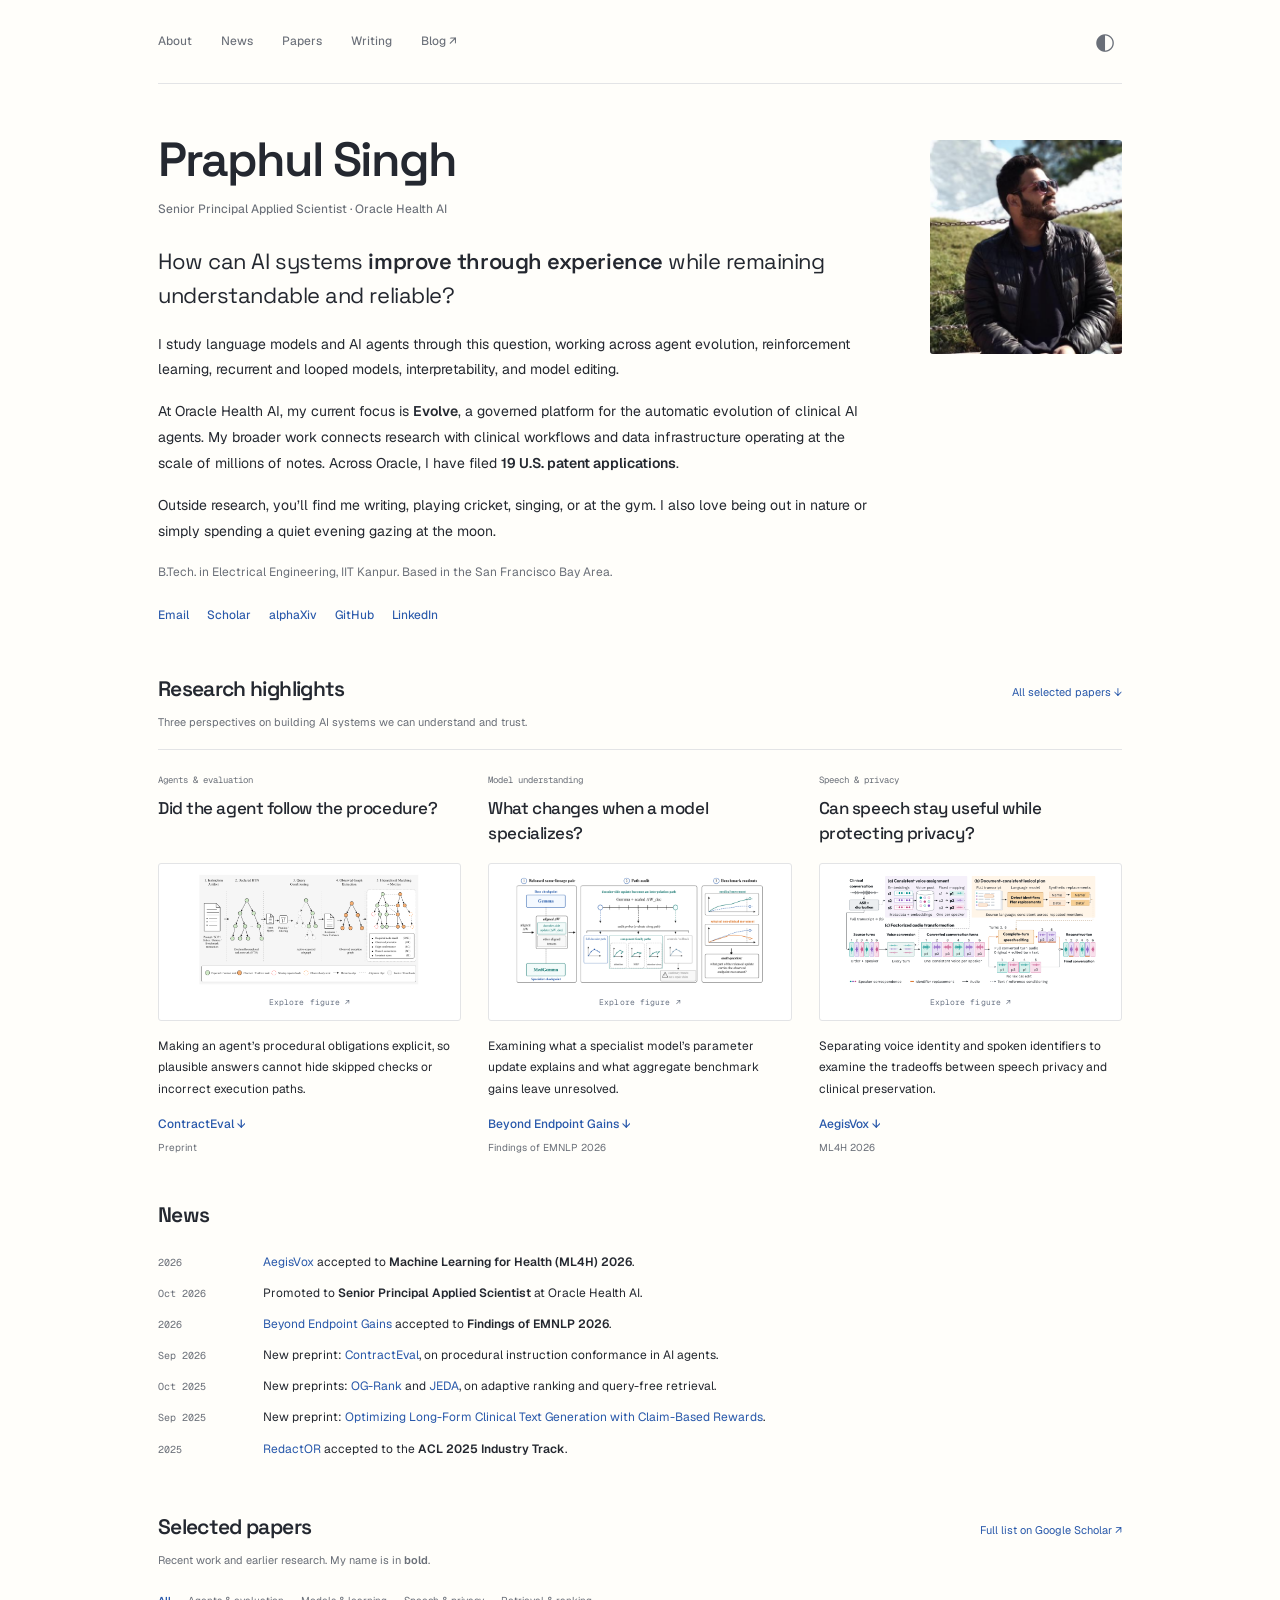
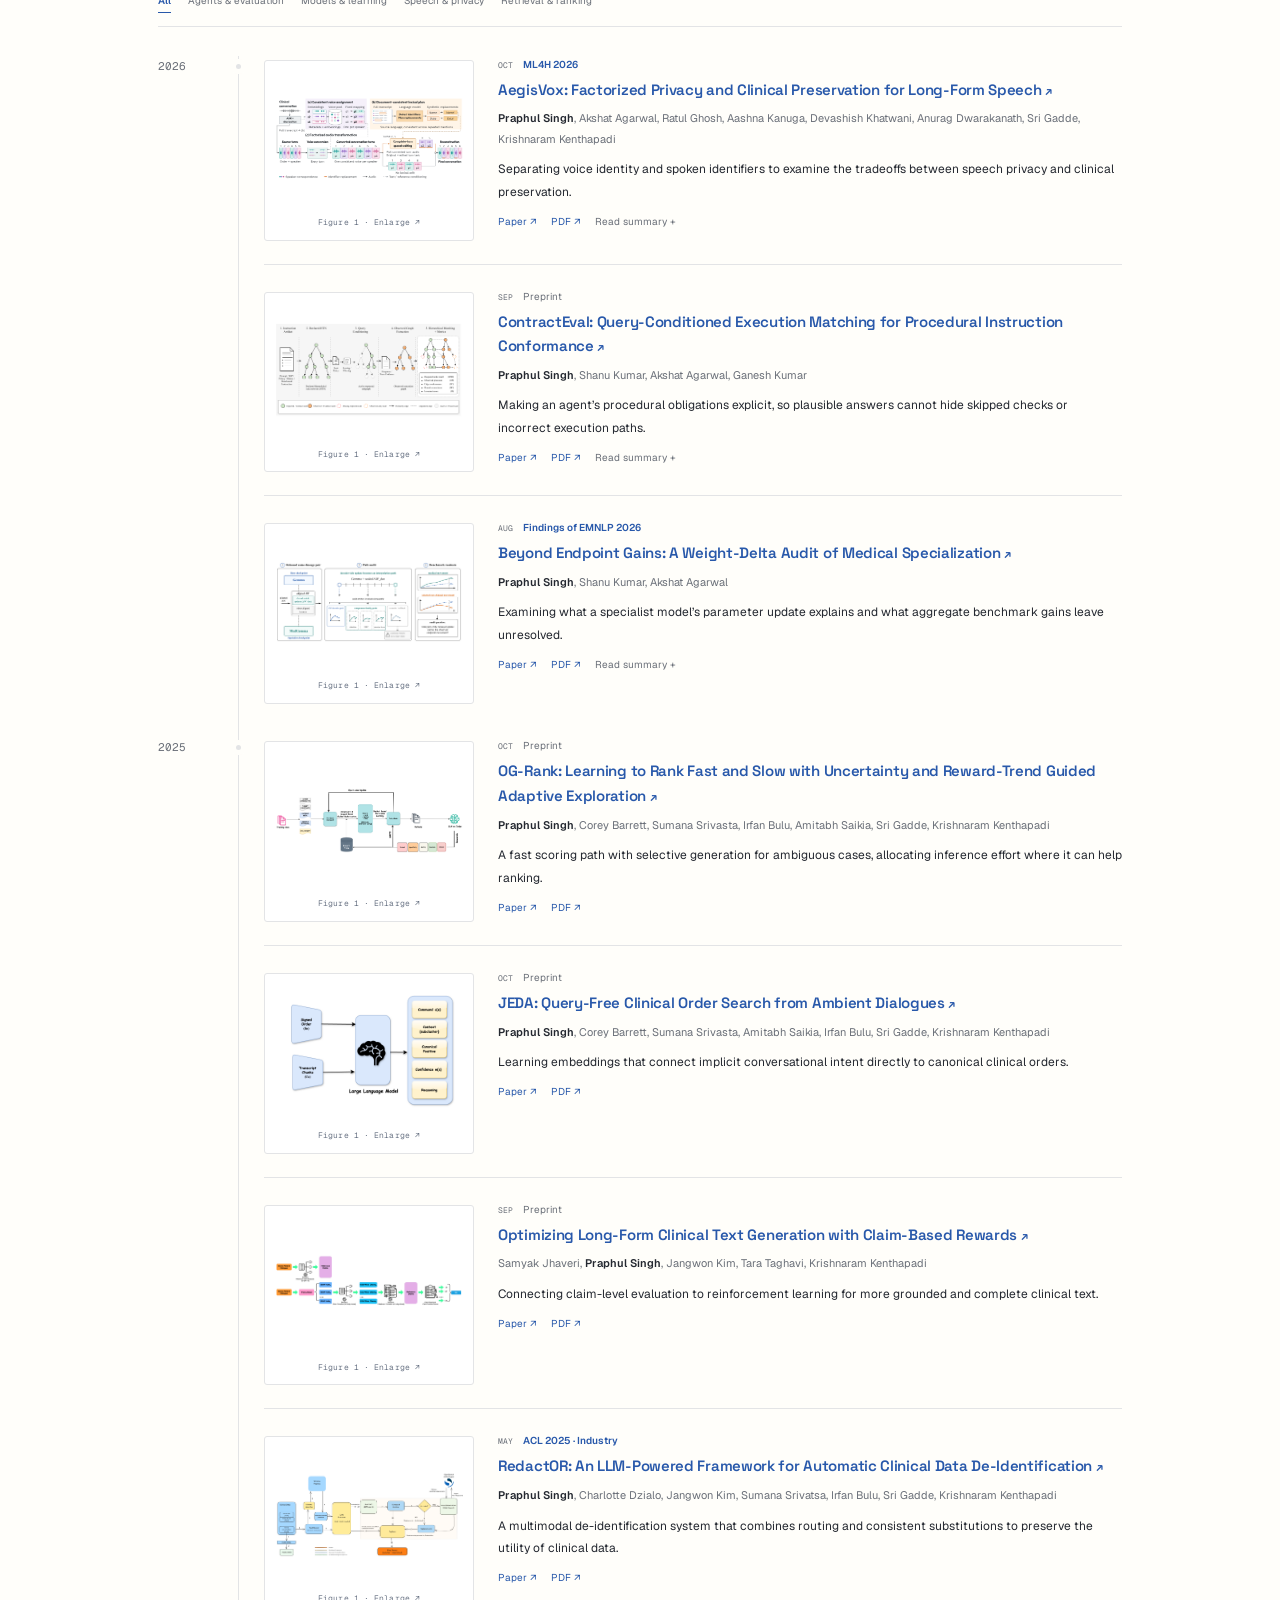
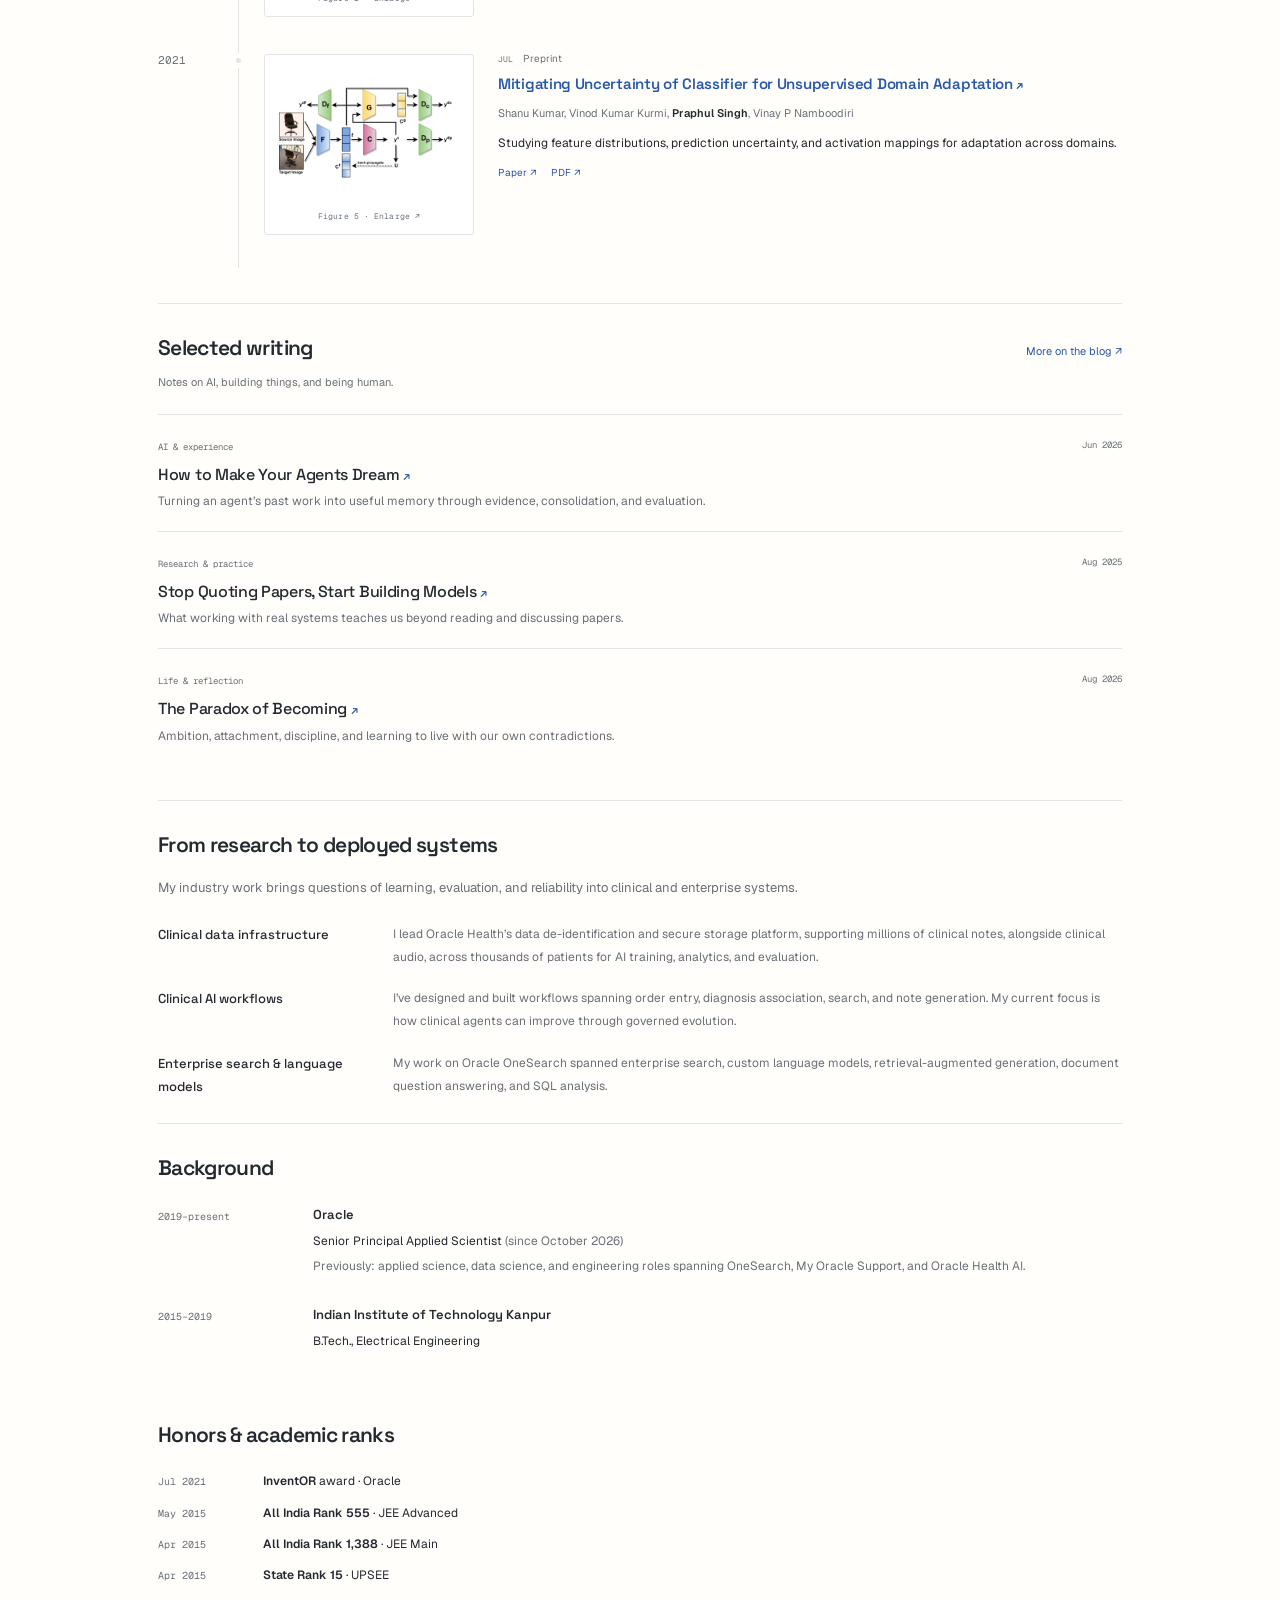
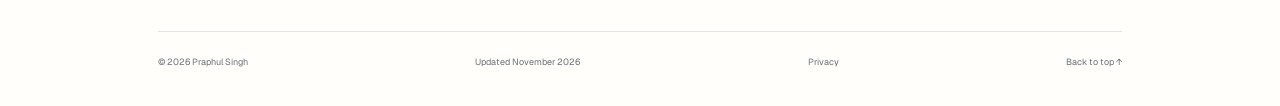
<file: index.html>
<!doctype html>
<html lang="en">
<head>
<meta charset="utf-8"><meta name="viewport" content="width=device-width,initial-scale=1"><meta name="color-scheme" content="light dark">
<title>Praphul Singh | Research</title>
<meta name="description" content="Praphul Singh, Senior Principal Applied Scientist at Oracle Health AI. Research on language models, agent evolution, interpretability, retrieval, and speech.">
<meta property="og:title" content="Praphul Singh | Research"><meta property="og:description" content="Language models, agent evolution, interpretability, and applied machine learning."><meta property="og:type" content="website"><meta property="og:url" content="https://spraphul.github.io/"><meta property="og:image" content="https://spraphul.github.io/assets/portrait.jpg">
<link rel="canonical" href="https://spraphul.github.io/"><link rel="icon" href="assets/favicon.svg" type="image/svg+xml"><link rel="stylesheet" href="assets/fonts.css?v=3"><link rel="stylesheet" href="assets/style.css?v=4"><script src="assets/analytics.js?v=1" defer></script><script src="assets/site.js" defer></script>
</head>
<body>
<a class="skip-link" href="#main">Skip to content</a>
<div class="site-shell">
<header class="topbar"><nav aria-label="Main navigation"><a href="#about">About</a><a href="#news">News</a><a href="#publications">Papers</a><a href="#writing">Writing</a><a href="https://spraphul.github.io/blog/">Blog ↗</a></nav><button class="theme-toggle" aria-label="Switch to dark theme" title="Change color theme">◐</button></header>
<main id="main">
<section class="intro" id="about" aria-labelledby="name">
<div class="intro-text">
<h1 id="name">Praphul Singh</h1>
<p class="role">Senior Principal Applied Scientist · Oracle Health AI</p>
<p class="research-lead">How can AI systems <strong>improve through experience</strong> while remaining understandable and reliable?</p>
<p>I study language models and AI agents through this question, working across agent evolution, reinforcement learning, recurrent and looped models, interpretability, and model editing.</p>
<p>At Oracle Health AI, my current focus is <strong>Evolve</strong>, a governed platform for the automatic evolution of clinical AI agents. My broader work connects research with clinical workflows and data infrastructure operating at the scale of millions of notes. Across Oracle, I have filed <strong>19 U.S. patent applications</strong>.</p>
<p class="personal-note">Outside research, you’ll find me writing, playing cricket, singing, or at the gym. I also love being out in nature or simply spending a quiet evening gazing at the moon.</p>
<p class="education-note">B.Tech. in Electrical Engineering, IIT Kanpur. Based in the San Francisco Bay Area.</p>
<div class="social-links" aria-label="Professional links"><a href="mailto:praphulsingh1996@gmail.com">Email</a><a href="https://scholar.google.com/citations?user=vKy_UioAAAAJ">Scholar</a><a href="https://www.alphaxiv.org/@praphul-singh">alphaXiv</a><a href="https://github.com/spraphul">GitHub</a><a href="https://www.linkedin.com/in/spraphul555/">LinkedIn</a></div>
</div>
<figure class="portrait-wrap"><img class="portrait" src="assets/portrait.jpg" alt="Praphul Singh" width="192" height="192"><figcaption>Praphul Singh</figcaption></figure>
</section>
<section class="section highlights" id="highlights" aria-labelledby="highlights-title">
<div class="title-row"><h2 id="highlights-title">Research highlights</h2><a class="quiet-link" href="#publications">All selected papers ↓</a></div>
<p class="section-note">Three perspectives on building AI systems we can understand and trust.</p>
<div class="highlight-grid"><article class="highlight">
      <p class="highlight-topic">Agents &amp; evaluation</p>
      <h3>Did the agent follow the procedure?</h3>
      <button class="figure-trigger" type="button" aria-label="Enlarge highlight figure for ContractEval" data-figure="assets/figures/2609.09458.png" data-alt="Query-conditioned procedural conformance pipeline" data-title="ContractEval: Query-Conditioned Execution Matching for Procedural Instruction Conformance" data-paper="https://arxiv.org/abs/2609.09458"><img src="assets/figures/2609.09458.png" alt="Query-conditioned procedural conformance pipeline" width="1664" height="836" loading="lazy"><span>Explore figure ↗</span></button>
      <p class="highlight-summary">Making an agent’s procedural obligations explicit, so plausible answers cannot hide skipped checks or incorrect execution paths.</p>
      <a class="highlight-link" href="#paper-2609-09458">ContractEval ↓</a><p class="highlight-venue">Preprint</p>
    </article><article class="highlight">
      <p class="highlight-topic">Model understanding</p>
      <h3>What changes when a model specializes?</h3>
      <button class="figure-trigger" type="button" aria-label="Enlarge highlight figure for Beyond Endpoint Gains" data-figure="assets/figures/2608.20768.png" data-alt="Paired model checkpoint and weight-delta audit" data-title="Beyond Endpoint Gains: A Weight-Delta Audit of Medical Specialization" data-paper="https://aclanthology.org/2026.findings-emnlp.1200/"><img src="assets/figures/2608.20768.png" alt="Paired model checkpoint and weight-delta audit" width="1560" height="692" loading="lazy"><span>Explore figure ↗</span></button>
      <p class="highlight-summary">Examining what a specialist model’s parameter update explains and what aggregate benchmark gains leave unresolved.</p>
      <a class="highlight-link" href="#paper-2608-20768">Beyond Endpoint Gains ↓</a><p class="highlight-venue">Findings of EMNLP 2026</p>
    </article><article class="highlight">
      <p class="highlight-topic">Speech &amp; privacy</p>
      <h3>Can speech stay useful while protecting privacy?</h3>
      <button class="figure-trigger" type="button" aria-label="Enlarge highlight figure for AegisVox" data-figure="assets/figures/2610.14643.png" data-alt="Factorized speech privacy architecture" data-title="AegisVox: Factorized Privacy and Clinical Preservation for Long-Form Speech" data-paper="https://arxiv.org/abs/2610.14643"><img src="assets/figures/2610.14643.png" alt="Factorized speech privacy architecture" width="1888" height="836" loading="lazy"><span>Explore figure ↗</span></button>
      <p class="highlight-summary">Separating voice identity and spoken identifiers to examine the tradeoffs between speech privacy and clinical preservation.</p>
      <a class="highlight-link" href="#paper-2610-14643">AegisVox ↓</a><p class="highlight-venue">ML4H 2026</p>
    </article></div>
</section>
<section class="news section" id="news" aria-labelledby="news-title">
<h2 id="news-title">News</h2>
<ul class="news-list">
<li><time datetime="2026">2026</time><span><a href="https://arxiv.org/abs/2610.14643">AegisVox</a> accepted to <strong>Machine Learning for Health (ML4H) 2026</strong>.</span></li>
<li><time datetime="2026-10">Oct 2026</time><span>Promoted to <strong>Senior Principal Applied Scientist</strong> at Oracle Health AI.</span></li>
<li><time datetime="2026">2026</time><span><a href="https://aclanthology.org/2026.findings-emnlp.1200/">Beyond Endpoint Gains</a> accepted to <strong>Findings of EMNLP 2026</strong>.</span></li>
<li><time datetime="2026-09-08">Sep 2026</time><span>New preprint: <a href="https://arxiv.org/abs/2609.09458">ContractEval</a>, on procedural instruction conformance in AI agents.</span></li>
<li><time datetime="2025-10">Oct 2025</time><span>New preprints: <a href="https://arxiv.org/abs/2510.17614">OG-Rank</a> and <a href="https://arxiv.org/abs/2510.14169">JEDA</a>, on adaptive ranking and query-free retrieval.</span></li>
<li><time datetime="2025-09-26">Sep 2025</time><span>New preprint: <a href="https://arxiv.org/abs/2510.02338">Optimizing Long-Form Clinical Text Generation with Claim-Based Rewards</a>.</span></li>
<li><time datetime="2025">2025</time><span><a href="https://arxiv.org/abs/2505.18380">RedactOR</a> accepted to the <strong>ACL 2025 Industry Track</strong>.</span></li>
</ul>
</section>
<section class="section" id="publications" aria-labelledby="publications-title">
<div class="title-row"><h2 id="publications-title">Selected papers</h2><a class="quiet-link" href="https://scholar.google.com/citations?user=vKy_UioAAAAJ">Full list on Google Scholar ↗</a></div>
<p class="section-note">Recent work and earlier research. My name is in <strong>bold</strong>.</p>
<div class="filters" role="group" aria-label="Filter publications by topic" hidden><button data-filter="all" aria-pressed="true">All</button><button data-filter="agents" aria-pressed="false">Agents & evaluation</button><button data-filter="models" aria-pressed="false">Models & learning</button><button data-filter="privacy" aria-pressed="false">Speech & privacy</button><button data-filter="retrieval" aria-pressed="false">Retrieval & ranking</button></div><p class="filter-status sr-only" role="status" aria-live="polite"></p>
<div class="publication-timeline"><div class="year-group"><h3 class="year">2026</h3><div class="year-papers"><article id="paper-2610-14643" class="paper" data-topics="privacy">
      <button class="figure-trigger" type="button" aria-label="Enlarge figure for AegisVox" data-figure="assets/figures/2610.14643.png" data-alt="Factorized speech privacy architecture" data-title="AegisVox: Factorized Privacy and Clinical Preservation for Long-Form Speech" data-paper="https://arxiv.org/abs/2610.14643"><img src="assets/figures/2610.14643.png" alt="Factorized speech privacy architecture" width="1888" height="836" loading="lazy"><span>Figure 1 · Enlarge ↗</span></button>
      <div class="paper-content">
      <div class="paper-meta"><time datetime="2026-10-10">OCT</time><span>Speech &amp; privacy</span><span class="paper-status published">ML4H 2026</span></div>
      <h4><a href="https://arxiv.org/abs/2610.14643">AegisVox: Factorized Privacy and Clinical Preservation for Long-Form Speech <span aria-hidden="true">↗</span></a></h4>
      <p class="authors"><strong>Praphul Singh</strong>, Akshat Agarwal, Ratul Ghosh, Aashna Kanuga, Devashish Khatwani, Anurag Dwarakanath, Sri Gadde, Krishnaram Kenthapadi</p><p class="paper-summary">Separating voice identity and spoken identifiers to examine the tradeoffs between speech privacy and clinical preservation.</p>
      <div class="paper-links"><a href="https://arxiv.org/abs/2610.14643">Paper ↗</a><a href="https://arxiv.org/pdf/2610.14643">PDF ↗</a><details><summary>Read summary</summary><p>A factorized framework uses consistent surrogate voices and identifier replacements. Matched renderer comparisons examine replacement realization, speaker linkage, and clinical preservation separately, showing why stronger performance on one measure need not improve the others.</p></details></div></div>
    </article><article id="paper-2609-09458" class="paper" data-topics="agents">
      <button class="figure-trigger" type="button" aria-label="Enlarge figure for ContractEval" data-figure="assets/figures/2609.09458.png" data-alt="Query-conditioned procedural conformance pipeline" data-title="ContractEval: Query-Conditioned Execution Matching for Procedural Instruction Conformance" data-paper="https://arxiv.org/abs/2609.09458"><img src="assets/figures/2609.09458.png" alt="Query-conditioned procedural conformance pipeline" width="1664" height="836" loading="lazy"><span>Figure 1 · Enlarge ↗</span></button>
      <div class="paper-content">
      <div class="paper-meta"><time datetime="2026-09-08">SEP</time><span>Agents &amp; evaluation</span><span class="paper-status">Preprint</span></div>
      <h4><a href="https://arxiv.org/abs/2609.09458">ContractEval: Query-Conditioned Execution Matching for Procedural Instruction Conformance <span aria-hidden="true">↗</span></a></h4>
      <p class="authors"><strong>Praphul Singh</strong>, Shanu Kumar, Akshat Agarwal, Ganesh Kumar</p><p class="paper-summary">Making an agent’s procedural obligations explicit, so plausible answers cannot hide skipped checks or incorrect execution paths.</p>
      <div class="paper-links"><a href="https://arxiv.org/abs/2609.09458">Paper ↗</a><a href="https://arxiv.org/pdf/2609.09458">PDF ↗</a><details><summary>Read summary</summary><p>Query-active obligations are matched against responses and execution traces to localize omissions, branch errors, ordering failures, and contract violations. Procedural conformance is treated as a distinct diagnostic target rather than assumed from final-answer quality.</p></details></div></div>
    </article><article id="paper-2608-20768" class="paper" data-topics="models">
      <button class="figure-trigger" type="button" aria-label="Enlarge figure for Beyond Endpoint Gains" data-figure="assets/figures/2608.20768.png" data-alt="Paired model checkpoint and weight-delta audit" data-title="Beyond Endpoint Gains: A Weight-Delta Audit of Medical Specialization" data-paper="https://aclanthology.org/2026.findings-emnlp.1200/"><img src="assets/figures/2608.20768.png" alt="Paired model checkpoint and weight-delta audit" width="1560" height="692" loading="lazy"><span>Figure 1 · Enlarge ↗</span></button>
      <div class="paper-content">
      <div class="paper-meta"><time datetime="2026-08-21">AUG</time><span>Model understanding</span><span class="paper-status published">Findings of EMNLP 2026</span></div>
      <h4><a href="https://aclanthology.org/2026.findings-emnlp.1200/">Beyond Endpoint Gains: A Weight-Delta Audit of Medical Specialization <span aria-hidden="true">↗</span></a></h4>
      <p class="authors"><strong>Praphul Singh</strong>, Shanu Kumar, Akshat Agarwal</p><p class="paper-summary">Examining what a specialist model’s parameter update explains and what aggregate benchmark gains leave unresolved.</p>
      <div class="paper-links"><a href="https://aclanthology.org/2026.findings-emnlp.1200/">Paper ↗</a><a href="https://arxiv.org/pdf/2608.20768">PDF ↗</a><details><summary>Read summary</summary><p>Paired generalist-to-specialist checkpoint audits distinguish reconstructing benchmark movement from explaining it. Component-family interventions and matched controls test whether gains can be attributed to a particular part of the released weight update.</p></details></div></div>
    </article></div></div><div class="year-group"><h3 class="year">2025</h3><div class="year-papers"><article id="paper-2510-17614" class="paper" data-topics="retrieval models">
      <button class="figure-trigger" type="button" aria-label="Enlarge figure for OG-Rank" data-figure="assets/figures/2510.17614.png" data-alt="Uncertainty and reward-trend guided training curriculum" data-title="OG-Rank: Learning to Rank Fast and Slow with Uncertainty and Reward-Trend Guided Adaptive Exploration" data-paper="https://arxiv.org/abs/2510.17614"><img src="assets/figures/2510.17614.png" alt="Uncertainty and reward-trend guided training curriculum" width="1828" height="640" loading="lazy"><span>Figure 1 · Enlarge ↗</span></button>
      <div class="paper-content">
      <div class="paper-meta"><time datetime="2025-10-20">OCT</time><span>Adaptive inference</span><span class="paper-status">Preprint</span></div>
      <h4><a href="https://arxiv.org/abs/2510.17614">OG-Rank: Learning to Rank Fast and Slow with Uncertainty and Reward-Trend Guided Adaptive Exploration <span aria-hidden="true">↗</span></a></h4>
      <p class="authors"><strong>Praphul Singh</strong>, Corey Barrett, Sumana Srivasta, Irfan Bulu, Amitabh Saikia, Sri Gadde, Krishnaram Kenthapadi</p><p class="paper-summary">A fast scoring path with selective generation for ambiguous cases, allocating inference effort where it can help ranking.</p>
      <div class="paper-links"><a href="https://arxiv.org/abs/2510.17614">Paper ↗</a><a href="https://arxiv.org/pdf/2510.17614">PDF ↗</a></div></div>
    </article><article id="paper-2510-14169" class="paper" data-topics="retrieval">
      <button class="figure-trigger" type="button" aria-label="Enlarge figure for JEDA" data-figure="assets/figures/2510.14169.png" data-alt="Training record construction for clinical order retrieval" data-title="JEDA: Query-Free Clinical Order Search from Ambient Dialogues" data-paper="https://arxiv.org/abs/2510.14169"><img src="assets/figures/2510.14169.png" alt="Training record construction for clinical order retrieval" width="936" height="600" loading="lazy"><span>Figure 1 · Enlarge ↗</span></button>
      <div class="paper-content">
      <div class="paper-meta"><time datetime="2025-10-16">OCT</time><span>Representation learning</span><span class="paper-status">Preprint</span></div>
      <h4><a href="https://arxiv.org/abs/2510.14169">JEDA: Query-Free Clinical Order Search from Ambient Dialogues <span aria-hidden="true">↗</span></a></h4>
      <p class="authors"><strong>Praphul Singh</strong>, Corey Barrett, Sumana Srivasta, Amitabh Saikia, Irfan Bulu, Sri Gadde, Krishnaram Kenthapadi</p><p class="paper-summary">Learning embeddings that connect implicit conversational intent directly to canonical clinical orders.</p>
      <div class="paper-links"><a href="https://arxiv.org/abs/2510.14169">Paper ↗</a><a href="https://arxiv.org/pdf/2510.14169">PDF ↗</a></div></div>
    </article><article id="paper-2510-02338" class="paper" data-topics="models agents">
      <button class="figure-trigger" type="button" aria-label="Enlarge figure for Claim-based rewards" data-figure="assets/figures/2510.02338.png" data-alt="Claim extraction and reinforcement learning pipeline" data-title="Optimizing Long-Form Clinical Text Generation with Claim-Based Rewards" data-paper="https://arxiv.org/abs/2510.02338"><img src="assets/figures/2510.02338.png" alt="Claim extraction and reinforcement learning pipeline" width="1612" height="512" loading="lazy"><span>Figure 1 · Enlarge ↗</span></button>
      <div class="paper-content">
      <div class="paper-meta"><time datetime="2025-09-26">SEP</time><span>Reinforcement learning</span><span class="paper-status">Preprint</span></div>
      <h4><a href="https://arxiv.org/abs/2510.02338">Optimizing Long-Form Clinical Text Generation with Claim-Based Rewards <span aria-hidden="true">↗</span></a></h4>
      <p class="authors">Samyak Jhaveri, <strong>Praphul Singh</strong>, Jangwon Kim, Tara Taghavi, Krishnaram Kenthapadi</p><p class="paper-summary">Connecting claim-level evaluation to reinforcement learning for more grounded and complete clinical text.</p>
      <div class="paper-links"><a href="https://arxiv.org/abs/2510.02338">Paper ↗</a><a href="https://arxiv.org/pdf/2510.02338">PDF ↗</a></div></div>
    </article><article id="paper-2505-18380" class="paper" data-topics="privacy">
      <button class="figure-trigger" type="button" aria-label="Enlarge figure for RedactOR" data-figure="assets/figures/2505.18380.png" data-alt="RedactOR multimodal de-identification architecture" data-title="RedactOR: An LLM-Powered Framework for Automatic Clinical Data De-Identification" data-paper="https://arxiv.org/abs/2505.18380"><img src="assets/figures/2505.18380.png" alt="RedactOR multimodal de-identification architecture" width="1620" height="748" loading="lazy"><span>Figure 1 · Enlarge ↗</span></button>
      <div class="paper-content">
      <div class="paper-meta"><time datetime="2025-05-23">MAY</time><span>Privacy &amp; systems</span><span class="paper-status published">ACL 2025 · Industry</span></div>
      <h4><a href="https://arxiv.org/abs/2505.18380">RedactOR: An LLM-Powered Framework for Automatic Clinical Data De-Identification <span aria-hidden="true">↗</span></a></h4>
      <p class="authors"><strong>Praphul Singh</strong>, Charlotte Dzialo, Jangwon Kim, Sumana Srivatsa, Irfan Bulu, Sri Gadde, Krishnaram Kenthapadi</p><p class="paper-summary">A multimodal de-identification system that combines routing and consistent substitutions to preserve the utility of clinical data.</p>
      <div class="paper-links"><a href="https://arxiv.org/abs/2505.18380">Paper ↗</a><a href="https://arxiv.org/pdf/2505.18380">PDF ↗</a></div></div>
    </article></div></div><div class="year-group"><h3 class="year">2021</h3><div class="year-papers"><article id="paper-2107-00727" class="paper" data-topics="models">
      <button class="figure-trigger" type="button" aria-label="Enlarge figure for Domain adaptation" data-figure="assets/figures/2107.00727.png" data-alt="Triple Distribution Matching architecture for domain adaptation" data-title="Mitigating Uncertainty of Classifier for Unsupervised Domain Adaptation" data-paper="https://arxiv.org/abs/2107.00727"><img src="assets/figures/2107.00727.png" alt="Triple Distribution Matching architecture for domain adaptation" width="964" height="508" loading="lazy"><span>Figure 5 · Enlarge ↗</span></button>
      <div class="paper-content">
      <div class="paper-meta"><time datetime="2021-07-01">JUL</time><span>Domain adaptation</span><span class="paper-status">Preprint</span></div>
      <h4><a href="https://arxiv.org/abs/2107.00727">Mitigating Uncertainty of Classifier for Unsupervised Domain Adaptation <span aria-hidden="true">↗</span></a></h4>
      <p class="authors">Shanu Kumar, Vinod Kumar Kurmi, <strong>Praphul Singh</strong>, Vinay P Namboodiri</p><p class="paper-summary">Studying feature distributions, prediction uncertainty, and activation mappings for adaptation across domains.</p>
      <div class="paper-links"><a href="https://arxiv.org/abs/2107.00727">Paper ↗</a><a href="https://arxiv.org/pdf/2107.00727">PDF ↗</a></div></div>
    </article></div></div></div>
</section>
<section class="section writing" id="writing" aria-labelledby="writing-title">
<div class="title-row"><h2 id="writing-title">Selected writing</h2><a class="quiet-link" href="https://spraphul.github.io/blog/">More on the blog ↗</a></div>
<p class="section-note">Notes on AI, building things, and being human.</p>
<div class="writing-list">
<a class="writing-item" href="https://spraphul.github.io/blog/how-to-make-your-agents-dream"><div><span class="writing-topic">AI &amp; experience</span><h3>How to Make Your Agents Dream <span aria-hidden="true">↗</span></h3><p>Turning an agent’s past work into useful memory through evidence, consolidation, and evaluation.</p></div><time datetime="2026-06-05">Jun 2026</time></a>
<a class="writing-item" href="https://spraphul.github.io/blog/stop-quoting-papers-start-building-models"><div><span class="writing-topic">Research &amp; practice</span><h3>Stop Quoting Papers, Start Building Models <span aria-hidden="true">↗</span></h3><p>What working with real systems teaches us beyond reading and discussing papers.</p></div><time datetime="2025-08-01">Aug 2025</time></a>
<a class="writing-item" href="https://spraphul.github.io/blog/the-paradox-of-becoming"><div><span class="writing-topic">Life &amp; reflection</span><h3>The Paradox of Becoming <span aria-hidden="true">↗</span></h3><p>Ambition, attachment, discipline, and learning to live with our own contradictions.</p></div><time datetime="2026-08-15">Aug 2026</time></a>
</div>
</section>
<section class="section industry" id="industry" aria-labelledby="industry-title">
<h2 id="industry-title">From research to deployed systems</h2>
<p class="industry-intro">My industry work brings questions of learning, evaluation, and reliability into clinical and enterprise systems.</p>
<div class="impact-list">
<div class="impact-item"><h3>Clinical data infrastructure</h3><p>I lead Oracle Health’s data de-identification and secure storage platform, supporting millions of clinical notes, alongside clinical audio, across thousands of patients for AI training, analytics, and evaluation.</p></div>
<div class="impact-item"><h3>Clinical AI workflows</h3><p>I’ve designed and built workflows spanning order entry, diagnosis association, search, and note generation. My current focus is how clinical agents can improve through governed evolution.</p></div>
<div class="impact-item"><h3>Enterprise search &amp; language models</h3><p>My work on Oracle OneSearch spanned enterprise search, custom language models, retrieval-augmented generation, document question answering, and SQL analysis.</p></div>
</div>
</section>
<section class="section background" id="background" aria-labelledby="background-title"><h2 id="background-title">Background</h2><div class="background-row"><p class="background-date">2019–present</p><div><h3>Oracle</h3><p>Senior Principal Applied Scientist <span class="muted">(since October 2026)</span></p><p class="muted">Previously: applied science, data science, and engineering roles spanning OneSearch, My Oracle Support, and Oracle Health AI.</p></div></div><div class="background-row"><p class="background-date">2015–2019</p><div><h3>Indian Institute of Technology Kanpur</h3><p>B.Tech., Electrical Engineering</p></div></div></section>
<section class="section honors" id="honors" aria-labelledby="honors-title">
<h2 id="honors-title">Honors &amp; academic ranks</h2>
<ul class="news-list">
<li><time datetime="2021-07">Jul 2021</time><span><strong>InventOR</strong> award · Oracle</span></li>
<li><time datetime="2015-05">May 2015</time><span><strong>All India Rank 555</strong> · JEE Advanced</span></li>
<li><time datetime="2015-04">Apr 2015</time><span><strong>All India Rank 1,388</strong> · JEE Main</span></li>
<li><time datetime="2015-04">Apr 2015</time><span><strong>State Rank 15</strong> · UPSEE</span></li>
</ul>
</section>
<footer><span>© <span id="copyright-year">2026</span> Praphul Singh</span><span>Updated November 2026</span><a href="privacy.html">Privacy</a><a href="#about">Back to top ↑</a></footer>
</main>
</div>
<dialog id="figure-dialog" aria-labelledby="figure-title"><button class="figure-close" type="button" aria-label="Close enlarged figure">Close ×</button><h2 id="figure-title"></h2><img class="enlarged-figure" alt=""><a class="figure-paper-link" href="#">Read the paper ↗</a></dialog>
</body></html>
</file>
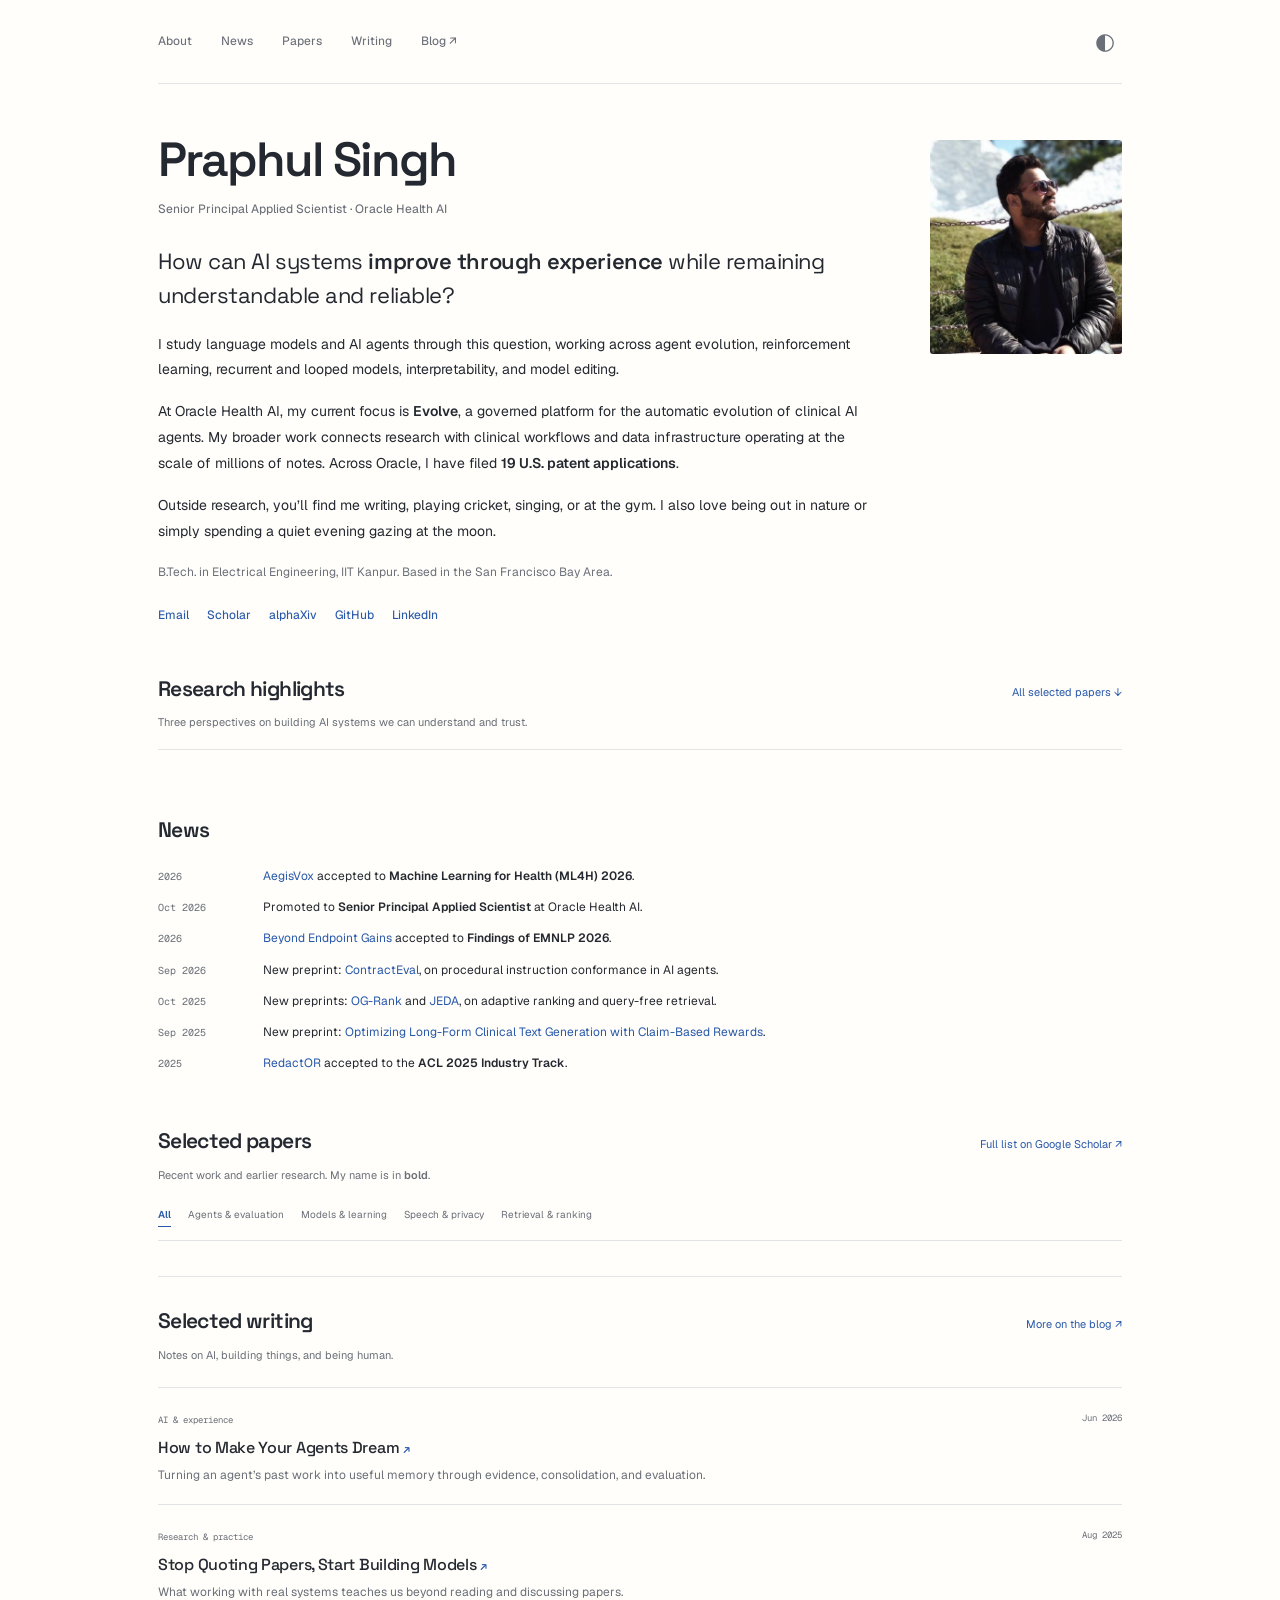
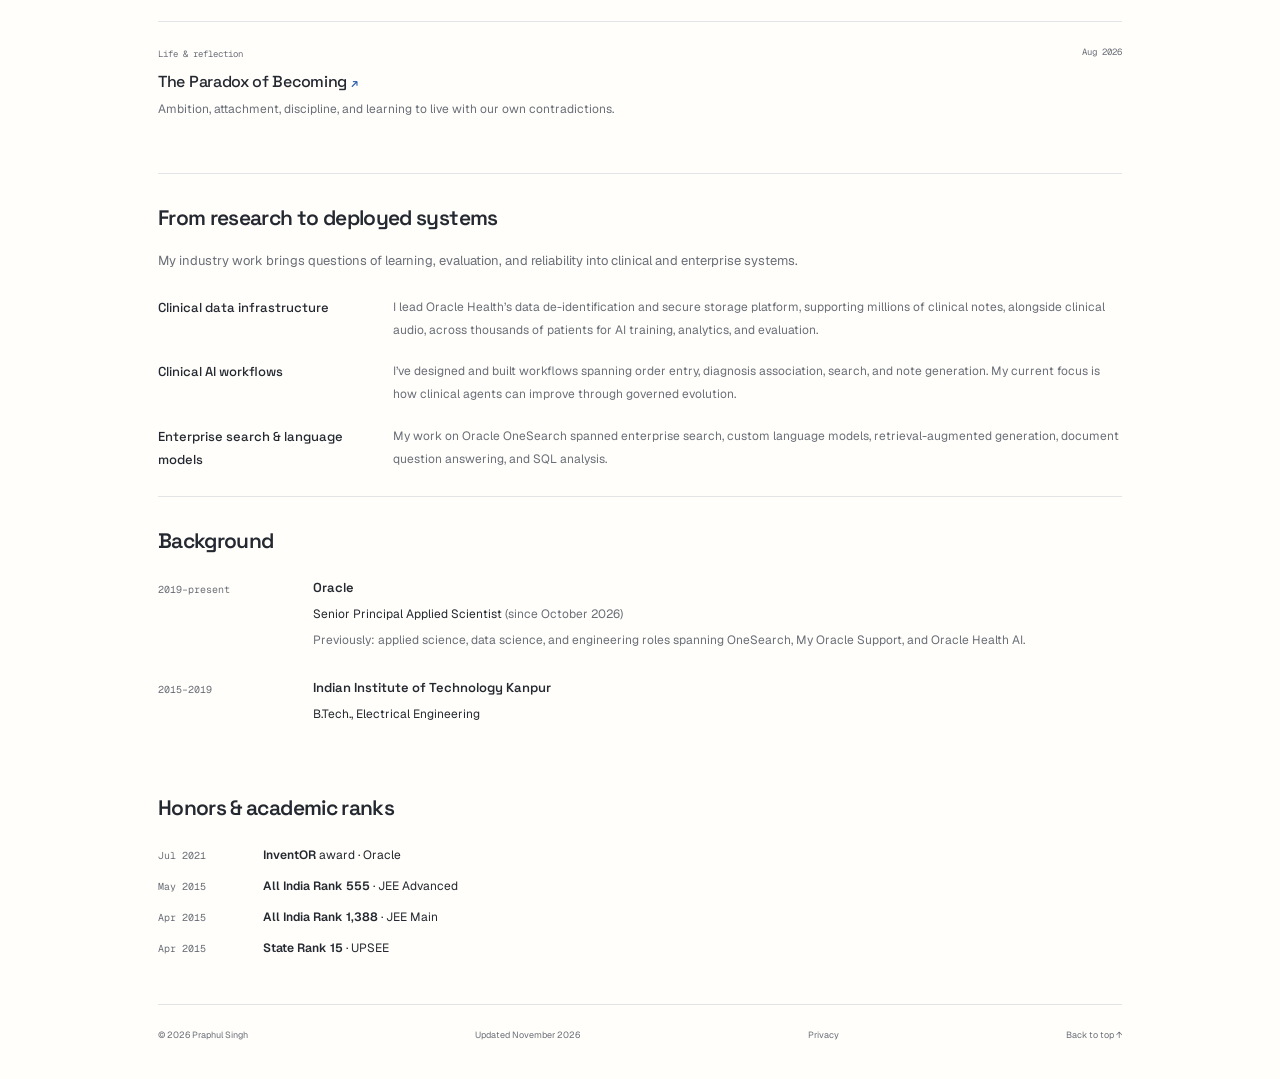
<file: home.template.html>
<!doctype html>
<html lang="en">
<head>
<meta charset="utf-8"><meta name="viewport" content="width=device-width,initial-scale=1"><meta name="color-scheme" content="light dark">
<title>Praphul Singh | Research</title>
<meta name="description" content="Praphul Singh, Senior Principal Applied Scientist at Oracle Health AI. Research on language models, agent evolution, interpretability, retrieval, and speech.">
<meta property="og:title" content="Praphul Singh | Research"><meta property="og:description" content="Language models, agent evolution, interpretability, and applied machine learning."><meta property="og:type" content="website"><meta property="og:url" content="https://spraphul.github.io/"><meta property="og:image" content="https://spraphul.github.io/assets/portrait.jpg">
<link rel="canonical" href="https://spraphul.github.io/"><link rel="icon" href="assets/favicon.svg" type="image/svg+xml"><link rel="stylesheet" href="assets/fonts.css?v=3"><link rel="stylesheet" href="assets/style.css?v=4"><script src="assets/analytics.js?v=1" defer></script><script src="assets/site.js" defer></script>
</head>
<body>
<a class="skip-link" href="#main">Skip to content</a>
<div class="site-shell">
<header class="topbar"><nav aria-label="Main navigation"><a href="#about">About</a><a href="#news">News</a><a href="#publications">Papers</a><a href="#writing">Writing</a><a href="https://spraphul.github.io/blog/">Blog ↗</a></nav><button class="theme-toggle" aria-label="Switch to dark theme" title="Change color theme">◐</button></header>
<main id="main">
<section class="intro" id="about" aria-labelledby="name">
<div class="intro-text">
<h1 id="name">Praphul Singh</h1>
<p class="role">Senior Principal Applied Scientist · Oracle Health AI</p>
<p class="research-lead">How can AI systems <strong>improve through experience</strong> while remaining understandable and reliable?</p>
<p>I study language models and AI agents through this question, working across agent evolution, reinforcement learning, recurrent and looped models, interpretability, and model editing.</p>
<p>At Oracle Health AI, my current focus is <strong>Evolve</strong>, a governed platform for the automatic evolution of clinical AI agents. My broader work connects research with clinical workflows and data infrastructure operating at the scale of millions of notes. Across Oracle, I have filed <strong>19 U.S. patent applications</strong>.</p>
<p class="personal-note">Outside research, you’ll find me writing, playing cricket, singing, or at the gym. I also love being out in nature or simply spending a quiet evening gazing at the moon.</p>
<p class="education-note">B.Tech. in Electrical Engineering, IIT Kanpur. Based in the San Francisco Bay Area.</p>
<div class="social-links" aria-label="Professional links"><a href="mailto:praphulsingh1996@gmail.com">Email</a><a href="https://scholar.google.com/citations?user=vKy_UioAAAAJ">Scholar</a><a href="https://www.alphaxiv.org/@praphul-singh">alphaXiv</a><a href="https://github.com/spraphul">GitHub</a><a href="https://www.linkedin.com/in/spraphul555/">LinkedIn</a></div>
</div>
<figure class="portrait-wrap"><img class="portrait" src="assets/portrait.jpg" alt="Praphul Singh" width="192" height="192"><figcaption>Praphul Singh</figcaption></figure>
</section>
<section class="section highlights" id="highlights" aria-labelledby="highlights-title">
<div class="title-row"><h2 id="highlights-title">Research highlights</h2><a class="quiet-link" href="#publications">All selected papers ↓</a></div>
<p class="section-note">Three perspectives on building AI systems we can understand and trust.</p>
<div class="highlight-grid"><!-- HIGHLIGHTS --></div>
</section>
<section class="news section" id="news" aria-labelledby="news-title">
<h2 id="news-title">News</h2>
<ul class="news-list">
<li><time datetime="2026">2026</time><span><a href="https://arxiv.org/abs/2610.14643">AegisVox</a> accepted to <strong>Machine Learning for Health (ML4H) 2026</strong>.</span></li>
<li><time datetime="2026-10">Oct 2026</time><span>Promoted to <strong>Senior Principal Applied Scientist</strong> at Oracle Health AI.</span></li>
<li><time datetime="2026">2026</time><span><a href="https://aclanthology.org/2026.findings-emnlp.1200/">Beyond Endpoint Gains</a> accepted to <strong>Findings of EMNLP 2026</strong>.</span></li>
<li><time datetime="2026-09-08">Sep 2026</time><span>New preprint: <a href="https://arxiv.org/abs/2609.09458">ContractEval</a>, on procedural instruction conformance in AI agents.</span></li>
<li><time datetime="2025-10">Oct 2025</time><span>New preprints: <a href="https://arxiv.org/abs/2510.17614">OG-Rank</a> and <a href="https://arxiv.org/abs/2510.14169">JEDA</a>, on adaptive ranking and query-free retrieval.</span></li>
<li><time datetime="2025-09-26">Sep 2025</time><span>New preprint: <a href="https://arxiv.org/abs/2510.02338">Optimizing Long-Form Clinical Text Generation with Claim-Based Rewards</a>.</span></li>
<li><time datetime="2025">2025</time><span><a href="https://arxiv.org/abs/2505.18380">RedactOR</a> accepted to the <strong>ACL 2025 Industry Track</strong>.</span></li>
</ul>
</section>
<section class="section" id="publications" aria-labelledby="publications-title">
<div class="title-row"><h2 id="publications-title">Selected papers</h2><a class="quiet-link" href="https://scholar.google.com/citations?user=vKy_UioAAAAJ">Full list on Google Scholar ↗</a></div>
<p class="section-note">Recent work and earlier research. My name is in <strong>bold</strong>.</p>
<div class="filters" role="group" aria-label="Filter publications by topic" hidden><button data-filter="all" aria-pressed="true">All</button><button data-filter="agents" aria-pressed="false">Agents & evaluation</button><button data-filter="models" aria-pressed="false">Models & learning</button><button data-filter="privacy" aria-pressed="false">Speech & privacy</button><button data-filter="retrieval" aria-pressed="false">Retrieval & ranking</button></div><p class="filter-status sr-only" role="status" aria-live="polite"></p>
<div class="publication-timeline"><!-- PUBLICATIONS --></div>
</section>
<section class="section writing" id="writing" aria-labelledby="writing-title">
<div class="title-row"><h2 id="writing-title">Selected writing</h2><a class="quiet-link" href="https://spraphul.github.io/blog/">More on the blog ↗</a></div>
<p class="section-note">Notes on AI, building things, and being human.</p>
<div class="writing-list">
<a class="writing-item" href="https://spraphul.github.io/blog/how-to-make-your-agents-dream"><div><span class="writing-topic">AI &amp; experience</span><h3>How to Make Your Agents Dream <span aria-hidden="true">↗</span></h3><p>Turning an agent’s past work into useful memory through evidence, consolidation, and evaluation.</p></div><time datetime="2026-06-05">Jun 2026</time></a>
<a class="writing-item" href="https://spraphul.github.io/blog/stop-quoting-papers-start-building-models"><div><span class="writing-topic">Research &amp; practice</span><h3>Stop Quoting Papers, Start Building Models <span aria-hidden="true">↗</span></h3><p>What working with real systems teaches us beyond reading and discussing papers.</p></div><time datetime="2025-08-01">Aug 2025</time></a>
<a class="writing-item" href="https://spraphul.github.io/blog/the-paradox-of-becoming"><div><span class="writing-topic">Life &amp; reflection</span><h3>The Paradox of Becoming <span aria-hidden="true">↗</span></h3><p>Ambition, attachment, discipline, and learning to live with our own contradictions.</p></div><time datetime="2026-08-15">Aug 2026</time></a>
</div>
</section>
<section class="section industry" id="industry" aria-labelledby="industry-title">
<h2 id="industry-title">From research to deployed systems</h2>
<p class="industry-intro">My industry work brings questions of learning, evaluation, and reliability into clinical and enterprise systems.</p>
<div class="impact-list">
<div class="impact-item"><h3>Clinical data infrastructure</h3><p>I lead Oracle Health’s data de-identification and secure storage platform, supporting millions of clinical notes, alongside clinical audio, across thousands of patients for AI training, analytics, and evaluation.</p></div>
<div class="impact-item"><h3>Clinical AI workflows</h3><p>I’ve designed and built workflows spanning order entry, diagnosis association, search, and note generation. My current focus is how clinical agents can improve through governed evolution.</p></div>
<div class="impact-item"><h3>Enterprise search &amp; language models</h3><p>My work on Oracle OneSearch spanned enterprise search, custom language models, retrieval-augmented generation, document question answering, and SQL analysis.</p></div>
</div>
</section>
<section class="section background" id="background" aria-labelledby="background-title"><h2 id="background-title">Background</h2><div class="background-row"><p class="background-date">2019–present</p><div><h3>Oracle</h3><p>Senior Principal Applied Scientist <span class="muted">(since October 2026)</span></p><p class="muted">Previously: applied science, data science, and engineering roles spanning OneSearch, My Oracle Support, and Oracle Health AI.</p></div></div><div class="background-row"><p class="background-date">2015–2019</p><div><h3>Indian Institute of Technology Kanpur</h3><p>B.Tech., Electrical Engineering</p></div></div></section>
<section class="section honors" id="honors" aria-labelledby="honors-title">
<h2 id="honors-title">Honors &amp; academic ranks</h2>
<ul class="news-list">
<li><time datetime="2021-07">Jul 2021</time><span><strong>InventOR</strong> award · Oracle</span></li>
<li><time datetime="2015-05">May 2015</time><span><strong>All India Rank 555</strong> · JEE Advanced</span></li>
<li><time datetime="2015-04">Apr 2015</time><span><strong>All India Rank 1,388</strong> · JEE Main</span></li>
<li><time datetime="2015-04">Apr 2015</time><span><strong>State Rank 15</strong> · UPSEE</span></li>
</ul>
</section>
<footer><span>© <span id="copyright-year">2026</span> Praphul Singh</span><span>Updated November 2026</span><a href="privacy.html">Privacy</a><a href="#about">Back to top ↑</a></footer>
</main>
</div>
<dialog id="figure-dialog" aria-labelledby="figure-title"><button class="figure-close" type="button" aria-label="Close enlarged figure">Close ×</button><h2 id="figure-title"></h2><img class="enlarged-figure" alt=""><a class="figure-paper-link" href="#">Read the paper ↗</a></dialog>
</body></html>
</file>
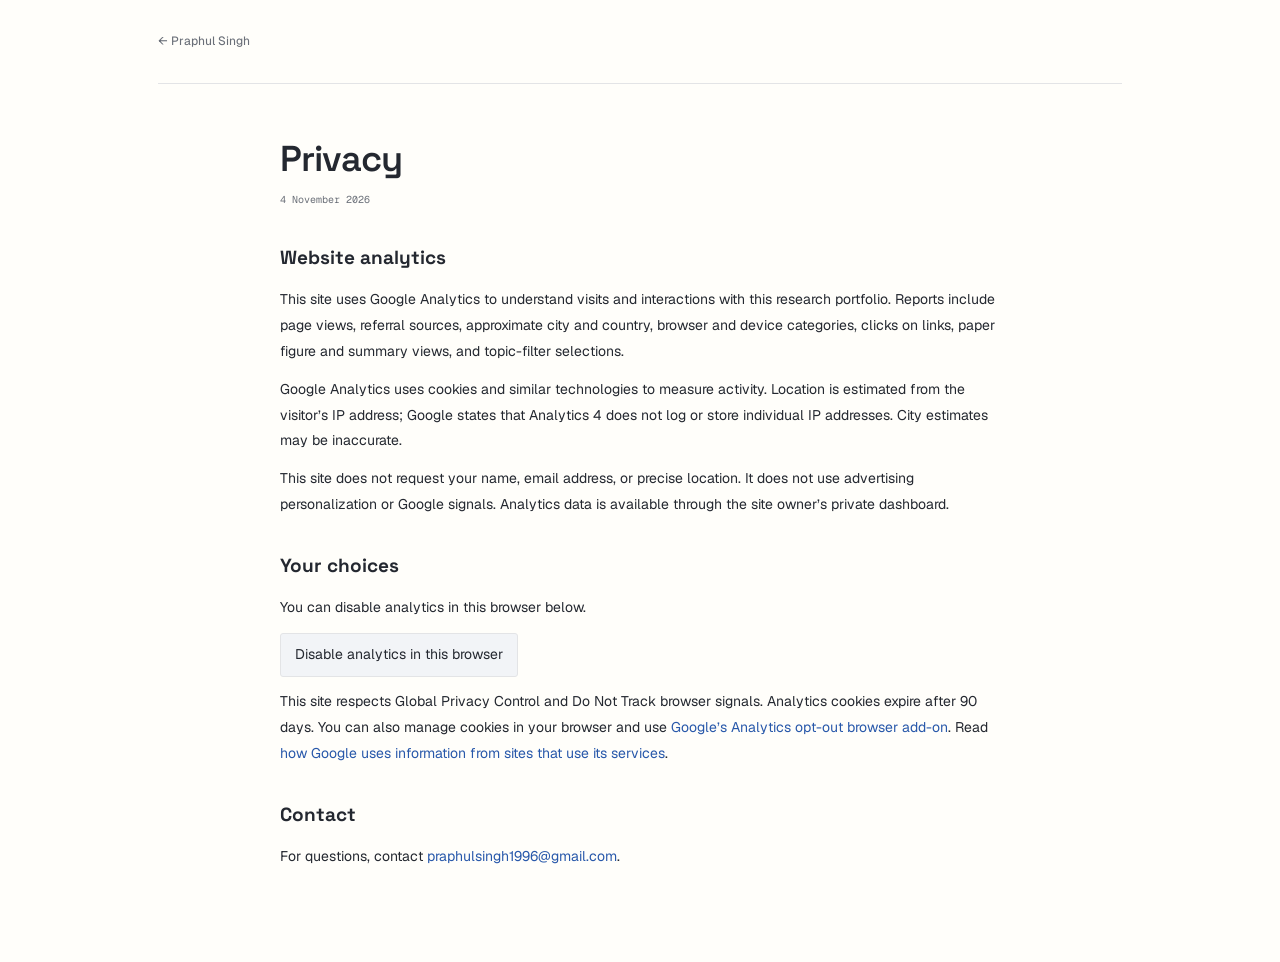
<file: privacy.html>
<!doctype html>
<html lang="en"><head><meta name="color-scheme" content="light dark"><meta charset="utf-8"><meta name="viewport" content="width=device-width,initial-scale=1"><title>Privacy — Praphul Singh</title><link rel="stylesheet" href="assets/fonts.css?v=3"><link rel="stylesheet" href="assets/style.css?v=3"><style>.privacy-page{max-width:720px;margin:0 auto;padding:55px 0 80px}.privacy-page h1{font-size:36px;letter-spacing:-1px}.privacy-page h2{font-size:19px;margin:30px 0 8px}.privacy-page p{margin:12px 0}.preview-note{font-size:12px;color:var(--muted);border-left:2px solid var(--line);padding-left:14px;margin:26px 0!important}.privacy-date{font-family:var(--mono);font-size:10px;color:var(--muted)}@media(max-width:600px){.privacy-page{padding-top:34px}.privacy-page h1{font-size:31px}}</style><script src="assets/analytics.js?v=1" defer></script></head>
<body><script>try{const t=localStorage.getItem('portfolio-theme');if(t==='dark'||t==='light')document.documentElement.dataset.theme=t;}catch(_){}</script><div class="site-shell"><header class="topbar"><nav aria-label="Main navigation"><a href="index.html">← Praphul Singh</a></nav></header><main class="privacy-page"><h1>Privacy</h1><p class="privacy-date">4 November 2026</p>
<h2>Website analytics</h2><p>This site uses Google Analytics to understand visits and interactions with this research portfolio. Reports include page views, referral sources, approximate city and country, browser and device categories, clicks on links, paper figure and summary views, and topic-filter selections.</p>
<p>Google Analytics uses cookies and similar technologies to measure activity. Location is estimated from the visitor’s IP address; Google states that Analytics 4 does not log or store individual IP addresses. City estimates may be inaccurate.</p>
<p>This site does not request your name, email address, or precise location. It does not use advertising personalization or Google signals. Analytics data is available through the site owner’s private dashboard.</p>
<h2>Your choices</h2><p data-analytics-status role="status"></p><button data-analytics-opt-out type="button" style="border:1px solid var(--line);background:var(--soft);color:var(--ink);border-radius:3px;padding:8px 14px">Disable analytics in this browser</button><p>This site respects Global Privacy Control and Do Not Track browser signals. Analytics cookies expire after 90 days. You can also manage cookies in your browser and use <a href="https://tools.google.com/dlpage/gaoptout">Google’s Analytics opt-out browser add-on</a>. Read <a href="https://policies.google.com/technologies/partner-sites">how Google uses information from sites that use its services</a>.</p>
<h2>Contact</h2><p>For questions, contact <a href="mailto:praphulsingh1996@gmail.com">praphulsingh1996@gmail.com</a>.</p>
</main></div></body></html>
</file>
<file: assets/fonts.css>
/* Self-hosted fonts; licenses are included in assets/fonts/. */
@font-face{font-family:'Geist';font-style:normal;font-weight:100 900;font-display:swap;src:url(fonts/Geist-Variable.ttf) format('truetype')}
@font-face{font-family:'Geist Mono';font-style:normal;font-weight:100 900;font-display:swap;src:url(fonts/GeistMono-Variable.ttf) format('truetype')}
@font-face{font-family:'Space Grotesk';font-style:normal;font-weight:300 700;font-display:swap;src:url(fonts/SpaceGrotesk-Variable.ttf) format('truetype')}
</file>
<file: assets/style.css>
:root{--bg:#fffefa;--ink:#242830;--muted:#6a6f78;--accent:#2858aa;--line:#e3e4e6;--soft:#f2f4f7;--sans:'Geist',sans-serif;--display:'Space Grotesk','Geist',sans-serif;--mono:'Geist Mono',monospace;color-scheme:light}
html[data-theme=dark]{--bg:#1b1d22;--ink:#e5e8ed;--muted:#aeb4c0;--accent:#9ab9f0;--line:#363b46;--soft:#262b34;color-scheme:dark}
*{box-sizing:border-box}html{scroll-behavior:smooth;scroll-padding-top:30px}body{margin:0;background:var(--bg);color:var(--ink);font-family:var(--sans);font-size:14px;line-height:1.85;-webkit-font-smoothing:antialiased}a{color:var(--accent);text-decoration:none}a:hover{text-decoration:underline;text-underline-offset:4px}a:focus-visible,button:focus-visible,summary:focus-visible{outline:2px solid var(--accent);outline-offset:4px}button{font:inherit;cursor:pointer}::selection{background:#d7e4fa;color:#182c4e}.site-shell{max-width:1060px;margin:auto;padding:0 48px}.topbar{height:84px;display:flex;gap:26px;align-items:center;border-bottom:1px solid var(--line)}nav{display:flex;gap:29px;font-size:12px}nav a{color:var(--muted)}nav a:hover{color:var(--ink)}.theme-toggle{margin-left:auto;border:none;background:transparent;color:var(--muted);font-size:23px;width:34px;height:34px;line-height:1}.intro{display:grid;grid-template-columns:minmax(0,1fr) 192px;gap:54px;padding:49px 0 2px;align-items:start}.intro-text{min-width:0}h1{font-family:var(--display);font-size:48px;line-height:1.12;font-weight:600;letter-spacing:-2px;margin:0 0 12px}.role{font-size:12px;color:var(--muted);line-height:1.8;margin:0 0 24px!important}.intro p{margin:0 0 16px}.intro strong{font-weight:600}.education-note{font-size:12px;color:var(--muted);line-height:1.9}.portrait-wrap{margin:7px 0 0}.portrait{display:block;width:192px;height:214px;object-fit:cover;border-radius:3px;filter:saturate(.85)}figcaption{display:none}.social-links{display:flex;gap:18px;flex-wrap:wrap;font-size:12px;margin-top:20px}.section{padding-top:42px}.section h2{font-size:21px;font-weight:600;letter-spacing:-.65px;margin:0 0 20px;line-height:1.5}.news-list{list-style:none;padding:0;margin:0}.news-list li{display:grid;grid-template-columns:90px minmax(0,1fr);gap:15px;align-items:baseline;margin:0 0 9px;font-size:12px;line-height:1.85}.news-list time{font-family:var(--mono);font-size:10px;color:var(--muted)}.title-row{display:flex;align-items:baseline;justify-content:space-between;gap:15px}.title-row h2{margin-bottom:8px}.quiet-link{font-size:11px}.section-note{font-size:11px;color:var(--muted);margin:0 0 16px}.section-note strong{font-weight:600}.filters{display:flex;gap:17px;flex-wrap:wrap;border-bottom:1px solid var(--line);margin:20px 0 29px;padding-bottom:13px}.filters button{border:none;border-bottom:1px solid transparent;border-radius:0;padding:0 0 2px;background:transparent;color:var(--muted);font-size:10px;line-height:1.9}.filters button[aria-pressed=true]{border-bottom-color:var(--accent);color:var(--accent);font-weight:600}.year-group{display:grid;grid-template-columns:58px minmax(0,1fr);gap:22px}.year{margin:1px 0 0;font-family:var(--mono);font-size:11px;font-weight:400;color:var(--muted);line-height:1.8;position:relative}.year::after{content:'';position:absolute;right:-25px;top:7px;width:5px;height:5px;border-radius:50%;background:var(--line);box-shadow:0 0 0 5px var(--bg)}.year-papers{border-left:1px solid var(--line);padding-left:25px}.paper{padding:0 0 23px;margin:0 0 23px;border-bottom:1px solid var(--line)}.paper:last-child{border-bottom:none;margin-bottom:10px}.paper-meta{display:flex;gap:10px;font-family:var(--mono);font-size:8px;color:var(--muted);line-height:1.7;align-items:baseline}.paper-meta>span:nth-child(2){display:none}.paper-status{font-family:var(--sans);font-size:10px}.paper-status.published{color:var(--accent);font-weight:600}.paper h4{font-size:15px;font-weight:600;line-height:1.65;letter-spacing:-.25px;margin:5px 0 6px}.paper h4 span{font-size:12px}.authors{font-size:11px;color:var(--muted);line-height:1.85;margin:0}.authors strong{color:var(--ink);font-weight:600}.paper-summary{font-size:12px;line-height:1.9;margin:9px 0;color:var(--ink)}.paper-links{display:flex;gap:15px;flex-wrap:wrap;align-items:baseline;font-size:10px}details{display:contents}summary{cursor:pointer;list-style:none;display:inline-block;color:var(--muted)}summary::-webkit-details-marker{display:none}summary::after{content:' +'}details[open] summary::after{content:' −'}details p{flex-basis:100%;color:var(--muted);background:var(--soft);padding:13px 17px;font-size:12px;line-height:1.85;margin:0}[hidden]{display:none!important}.background{border-top:1px solid var(--line);margin-top:24px;padding-top:28px}.background-row{display:grid;grid-template-columns:135px minmax(0,1fr);gap:20px;margin-bottom:22px;font-size:12px}.background-row p{margin:3px 0;line-height:1.85}.background-date{font-family:var(--mono);font-size:10px;color:var(--muted);padding-top:2px}.background-row h3{font-size:13px;font-weight:600;margin:0}.muted{color:var(--muted)}footer{display:flex;gap:20px;justify-content:space-between;border-top:1px solid var(--line);margin-top:45px;padding:22px 0 35px;font-size:9px;color:var(--muted)}footer a{color:var(--muted)}.skip-link{position:fixed;top:-80px;left:15px;background:var(--ink);color:var(--bg);padding:10px 15px;z-index:10}.skip-link:focus{top:15px}.sr-only{position:absolute;width:1px;height:1px;margin:-1px;overflow:hidden;clip:rect(0,0,0,0);white-space:nowrap}
@media(max-width:850px){.site-shell{padding:0 30px}.intro{grid-template-columns:minmax(0,1fr) 155px;gap:30px}.portrait{width:155px;height:179px}.intro p{font-size:13px}h1{font-size:42px}.role{font-size:11px!important}}
@media(max-width:600px){.site-shell{padding:0 23px}.topbar{height:67px}nav{font-size:11px;gap:24px}.intro{display:flex;flex-direction:column;gap:20px;padding-top:30px}.portrait-wrap{order:-1;margin:0}.portrait{width:100px;height:110px}h1{font-size:37px;letter-spacing:-1.5px}.intro p{font-size:13px;line-height:1.95}.role{margin-bottom:18px!important}.education-note{font-size:11px!important}.social-links{gap:16px;font-size:11px;margin-top:18px}.section{padding-top:33px}.section h2{font-size:20px}.news-list li{grid-template-columns:65px minmax(0,1fr);gap:12px;font-size:11px;margin-bottom:12px}.news-list time{font-size:8px}.title-row{flex-wrap:wrap;gap:3px}.quiet-link{font-size:10px}.section-note{margin-top:7px}.filters{gap:8px 16px}.filters button{font-size:9px}.year-group{grid-template-columns:34px minmax(0,1fr);gap:12px}.year{font-size:9px}.year::after{right:-15px}.year-papers{padding-left:17px}.paper h4{font-size:14px}.authors{font-size:10px}.paper-summary{font-size:11px}.paper-meta{font-size:7px}.paper-status{font-size:9px}.background-row{grid-template-columns:1fr;gap:3px}.background-date{font-size:9px}footer{flex-wrap:wrap;gap:8px 15px;font-size:8px}footer a{margin-left:auto}}
@media(prefers-reduced-motion:reduce){html{scroll-behavior:auto}}
@media print{.topbar,.filters,footer{display:none}.site-shell{padding:0}.intro{padding-top:0}.paper{break-inside:avoid}body{background:white;color:black}}
/* Paper previews show the original complete figure without distortion. */
.paper{display:grid;grid-template-columns:210px minmax(0,1fr);gap:24px;align-items:start}.paper-content{min-width:0}.figure-trigger{border:1px solid var(--line);padding:10px;background:white;color:#697384;border-radius:3px;text-align:left;width:100%;align-self:start;margin-top:4px;transition:border-color .15s}.figure-trigger:hover{border-color:var(--accent)}.figure-trigger img{display:block;width:100%;height:135px;object-fit:contain;background:white}.figure-trigger>span{display:block;font-size:8px;text-align:center;margin-top:9px;font-family:var(--mono);letter-spacing:.1px}.figure-trigger:focus-visible{outline:2px solid var(--accent);outline-offset:4px}#figure-dialog{max-width:min(1120px,94vw);max-height:90vh;border:1px solid var(--line);border-radius:5px;padding:24px;background:var(--bg);color:var(--ink);overflow:auto}#figure-dialog::backdrop{background:#101722b8;backdrop-filter:blur(3px)}#figure-dialog h2{font-size:17px;line-height:1.7;font-weight:600;margin:10px 55px 25px 0}.figure-close{display:block;margin-left:auto;border:1px solid var(--line);background:var(--soft);color:var(--ink);border-radius:3px;padding:7px 13px;font-size:12px}.enlarged-figure{display:block;max-width:100%;height:auto;margin:auto;background:white;padding:10px}.figure-paper-link{display:inline-block;font-size:12px;margin-top:20px}.news-list strong{font-weight:600}
@media(max-width:850px){.paper{grid-template-columns:170px minmax(0,1fr);gap:18px}.figure-trigger img{height:115px}}
@media(max-width:600px){.paper{grid-template-columns:1fr;gap:14px}.figure-trigger{max-width:100%;padding:12px}.figure-trigger img{height:auto;max-height:200px}.figure-trigger>span{font-size:8px}.paper-meta{margin-top:0}#figure-dialog{padding:15px}#figure-dialog h2{font-size:14px;margin-right:0}}
@media(prefers-reduced-motion:reduce){.figure-trigger{transition:none}}

/* Use the same display family for names, section headings, and paper titles. */
h2,h3,h4{font-family:var(--display)}.role,nav,.social-links{font-weight:450}.news-list time,.year,.background-date{font-variant-numeric:tabular-nums}.paper h4{letter-spacing:-.3px}

/* Research overview and selected writing. */
.research-lead{font-size:22px;line-height:1.55;letter-spacing:-.45px;font-family:var(--display);margin-bottom:19px!important}.intro .research-lead strong{font-weight:600}.highlights{padding-top:45px}.highlight-grid{display:grid;grid-template-columns:repeat(3,minmax(0,1fr));gap:27px;border-top:1px solid var(--line);padding-top:22px}.highlight{min-width:0;display:flex;flex-direction:column}.highlight-topic,.writing-topic{font-family:var(--mono);font-size:9px;color:var(--muted);line-height:1.8}.highlight-topic{margin:0 0 8px}.highlight h3{font-size:17px;line-height:1.5;letter-spacing:-.45px;margin:0 0 16px;min-height:51px;font-weight:500}.highlight .figure-trigger{margin:0}.highlight .figure-trigger img{height:112px}.highlight-summary{font-size:12px;line-height:1.8;margin:15px 0 13px}.highlight-link{font-size:12px;margin-top:auto;font-weight:500}.highlight-venue{font-size:10px;color:var(--muted);margin:3px 0 0}.writing,.industry{border-top:1px solid var(--line);margin-top:35px;padding-top:28px}.writing-list{margin-top:22px}.writing-item{display:flex;justify-content:space-between;gap:24px;padding:18px 0;border-top:1px solid var(--line);color:var(--ink)}.writing-item:hover{text-decoration:none}.writing-item:hover h3{color:var(--accent)}.writing-item h3{font-size:16px;font-weight:500;letter-spacing:-.3px;margin:3px 0;line-height:1.6}.writing-item h3 span{color:var(--accent);font-size:12px}.writing-item p{font-size:12px;line-height:1.8;color:var(--muted);margin:4px 0 0}.writing-item time{font-family:var(--mono);font-size:9px;color:var(--muted);white-space:nowrap;padding-top:4px}.industry-intro{font-size:13px;color:var(--muted);margin:-5px 0 23px}.impact-item{display:grid;grid-template-columns:210px minmax(0,1fr);gap:25px;margin-bottom:19px}.impact-item h3{font-size:13px;line-height:1.8;font-weight:500;margin:0}.impact-item p{font-size:12px;line-height:1.9;margin:0;color:var(--muted)}.closing-note{border-top:1px solid var(--line);padding-top:25px;margin-top:35px;font-size:12px;color:var(--muted);max-width:720px}
@media(max-width:850px){.highlight-grid{gap:20px}.highlight h3{font-size:15px;min-height:68px}.highlight .figure-trigger img{height:95px}.intro .research-lead{font-size:21px}}
@media(max-width:600px){nav{gap:17px}.intro .research-lead{font-size:22px;line-height:1.55}.highlight-grid{grid-template-columns:1fr;gap:27px}.highlight{border-bottom:1px solid var(--line);padding-bottom:22px}.highlight:last-child{border-bottom:0;padding-bottom:0}.highlight h3{min-height:0;font-size:19px;margin-bottom:13px}.highlight .figure-trigger img{height:150px}.highlight-summary{font-size:13px}.highlight-link{font-size:13px}.writing-item{gap:14px}.writing-item h3{font-size:15px}.writing-item time{font-size:8px}.impact-item{grid-template-columns:1fr;gap:5px}.impact-item p{font-size:12px}.closing-note{font-size:12px}}
</file>
